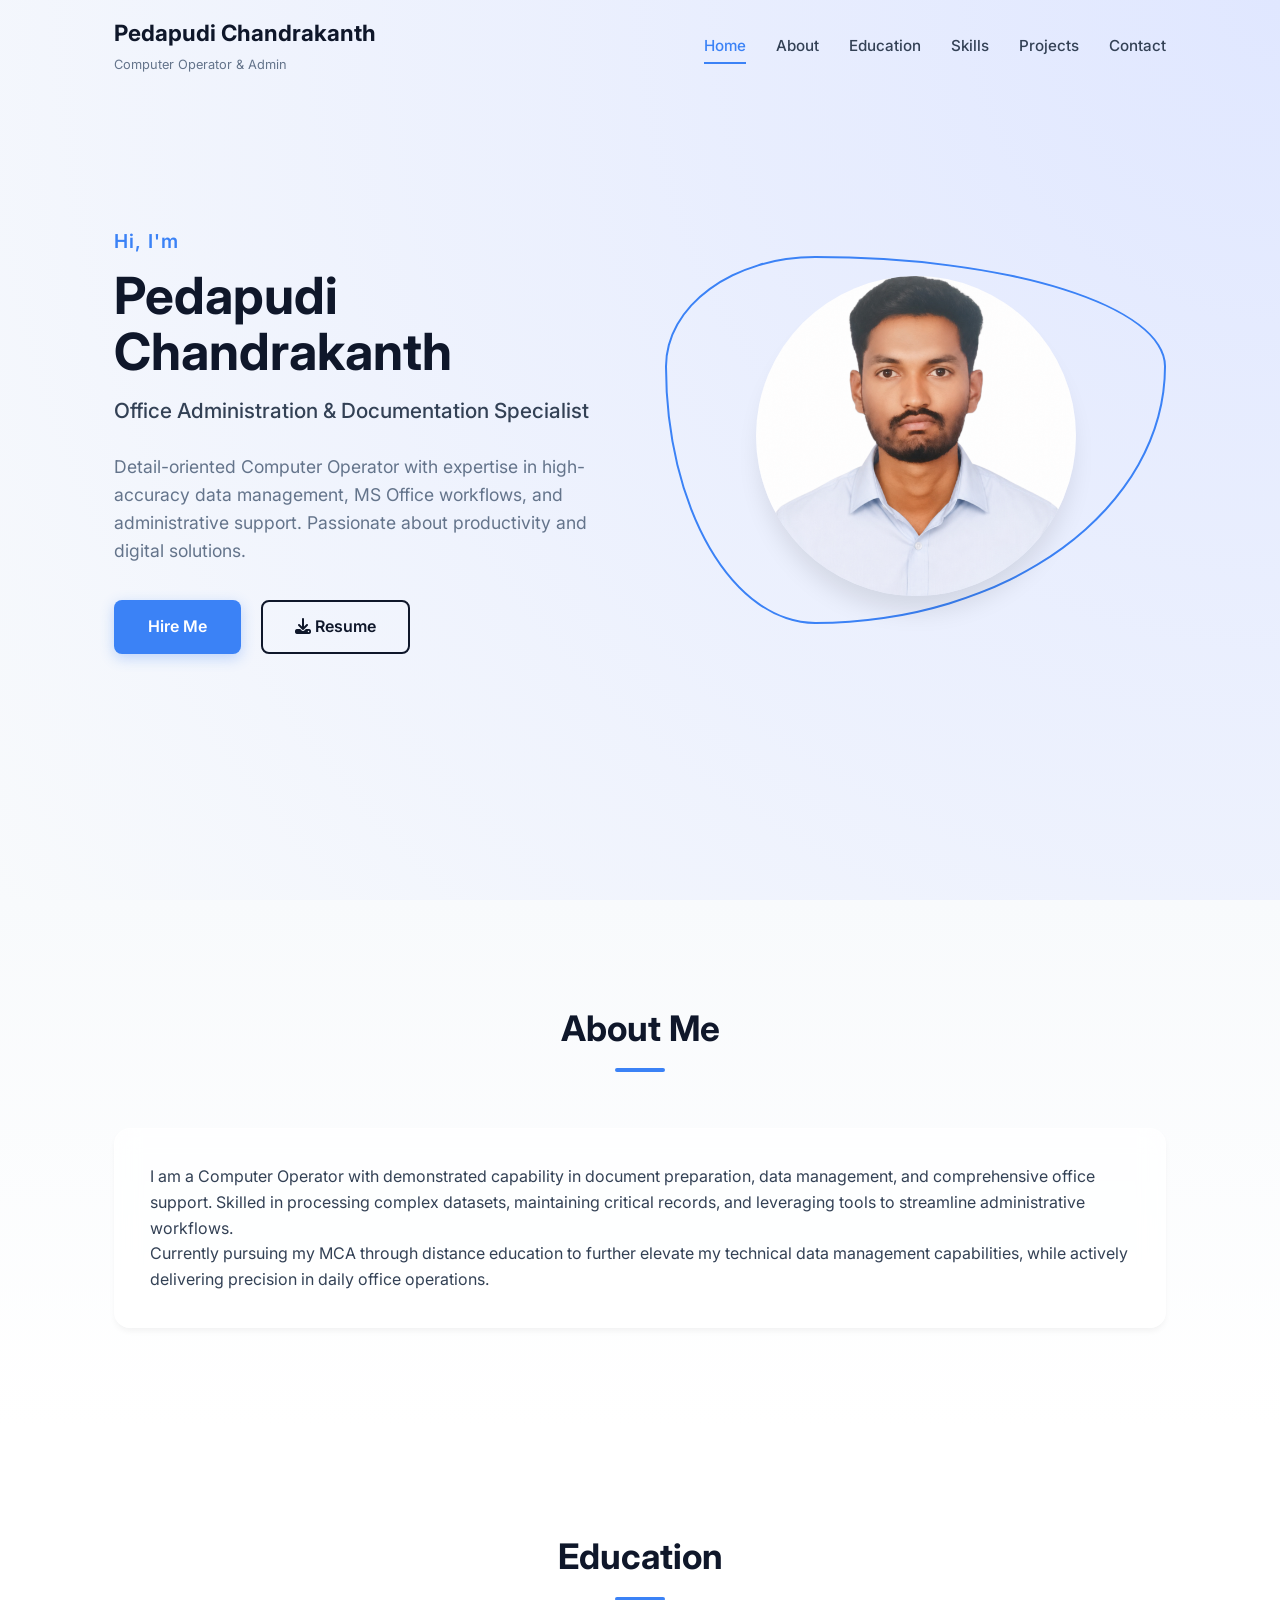
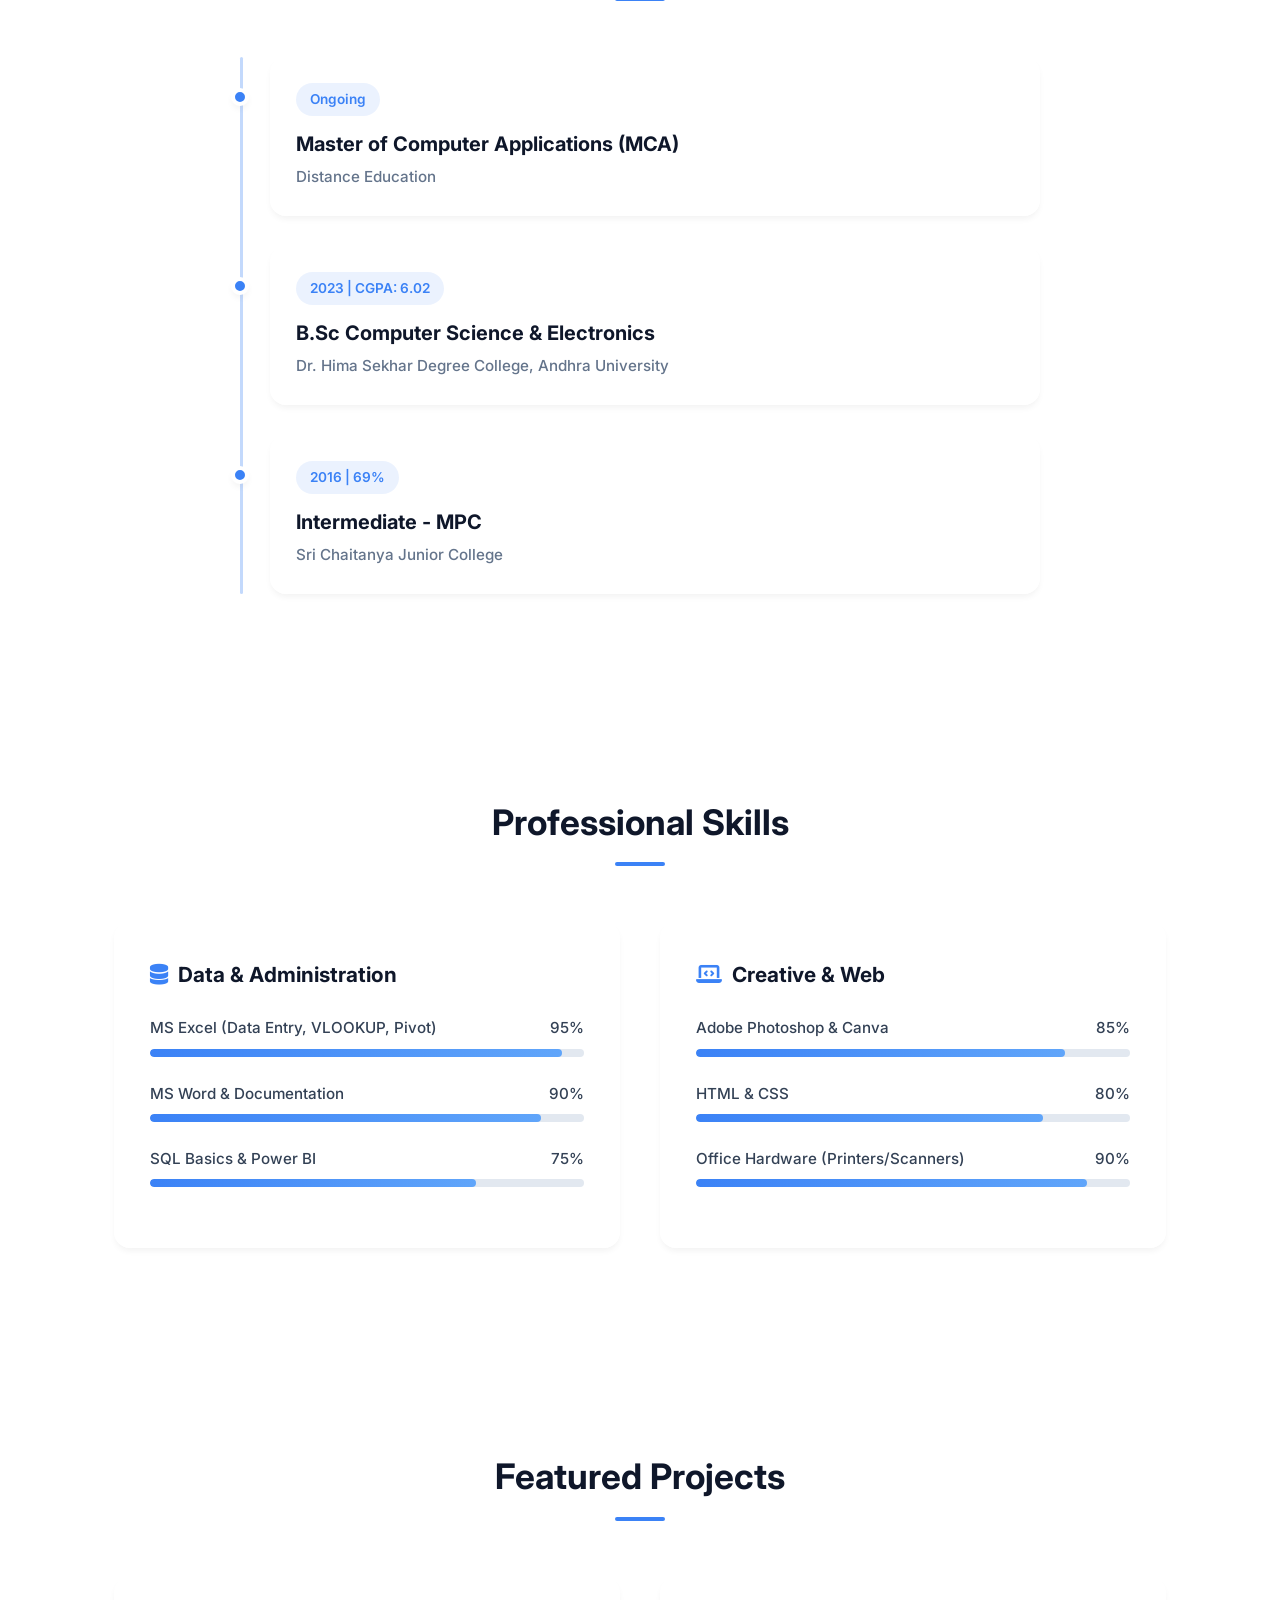
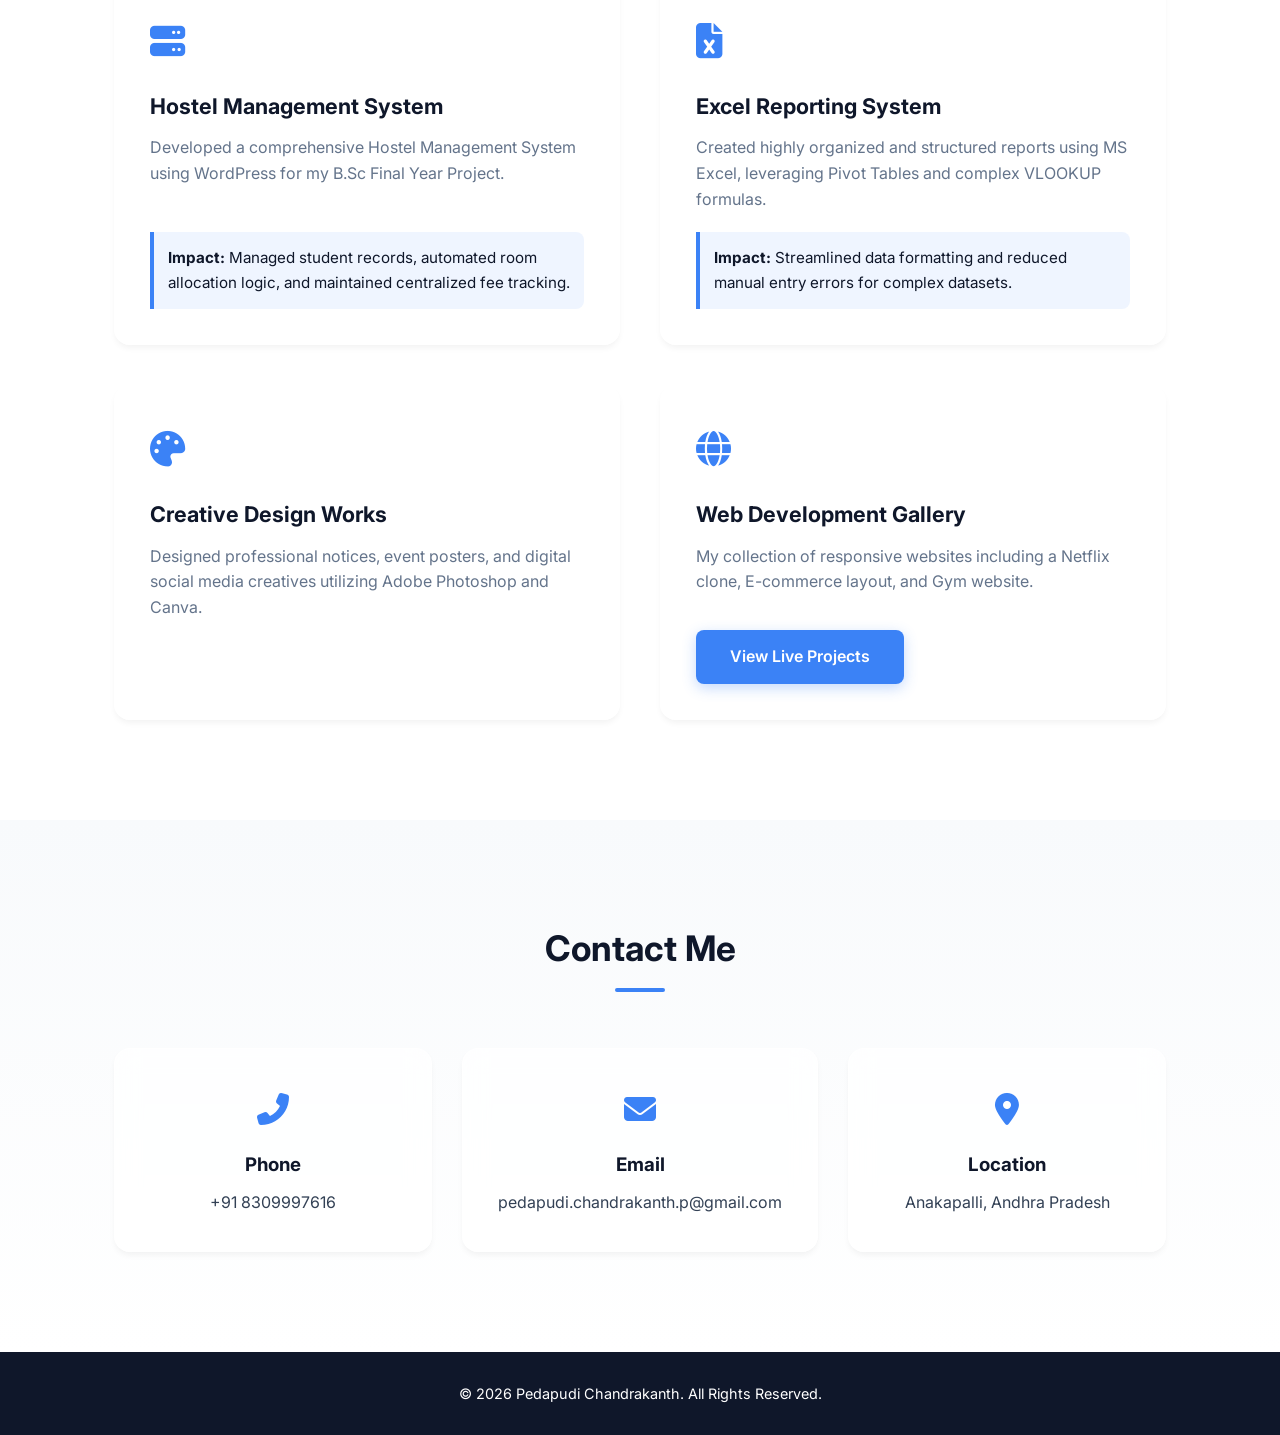
<file: index.html>
<!DOCTYPE html>
<html lang="en">
<head>
    <meta charset="UTF-8">
    <meta name="viewport" content="width=device-width, initial-scale=1.0">
    <title>Pedapudi Chandrakanth | Portfolio</title>
    <link rel="stylesheet" href="style.css">
    <link rel="stylesheet" href="https://cdnjs.cloudflare.com/ajax/libs/font-awesome/6.4.0/css/all.min.css">
    <link href="https://fonts.googleapis.com/css2?family=Inter:wght@300;400;500;600;700&display=swap" rel="stylesheet">
</head>
<body>

    <header id="header">
        <div class="nav-container">
            <div class="logo">
                <h1>Pedapudi Chandrakanth</h1>
                <span class="logo-subtitle">Computer Operator & Admin</span>
            </div>
            
            <div class="hamburger">
                <i class="fas fa-bars"></i>
            </div>

            <nav class="nav-links">
                <a href="#home" class="active">Home</a>
                <a href="#about">About</a>
                <a href="#education">Education</a>
                <a href="#skills">Skills</a>
                <a href="#projects">Projects</a>
                <a href="#contact">Contact</a>
            </nav>
        </div>
    </header>

    <section id="home" class="hero">
        <div class="container hero-grid">
            <div class="hero-text-content section-animate">
                <h2 class="hero-greeting">Hi, I'm</h2>
                <h1 class="hero-title">Pedapudi Chandrakanth</h1>
                <h3 class="hero-subtitle">Office Administration & Documentation Specialist</h3>
                <p class="hero-description">
                    Detail-oriented Computer Operator with expertise in high-accuracy data management, MS Office workflows, and administrative support. Passionate about productivity and digital solutions.
                </p>
                <div class="hero-buttons">
                    <a href="#contact" class="btn btn-primary">Hire Me</a>
                    <a href="resume.pdf" class="btn btn-secondary" download><i class="fas fa-download"></i> Resume</a>
                </div>
            </div>
            <div class="hero-image-content section-animate">
                <div class="image-wrapper">
                    <img src="images/profile.jpg" alt="Pedapudi Chandrakanth" class="profile-img">
                </div>
            </div>
        </div>
    </section>

    <section id="about" class="about bg-light">
        <div class="container section-animate">
            <h2 class="section-title">About Me</h2>
            <div class="about-content card glass-card">
                <p>
                    I am a Computer Operator with demonstrated capability in document preparation, data management, and comprehensive office support. Skilled in processing complex datasets, maintaining critical records, and leveraging tools to streamline administrative workflows.
                </p>
                <p>
                    Currently pursuing my MCA through distance education to further elevate my technical data management capabilities, while actively delivering precision in daily office operations.
                </p>
            </div>
        </div>
    </section>
    <!-- Education Section -->
    <section id="education" class="education">
        <div class="container">
            <h2 class="section-title">Education</h2>
            <div class="timeline">
                
                <!-- MCA -->
                <div class="timeline-item card glass-card section-animate">
                    <div class="timeline-dot"></div>
                    <span class="timeline-date">Ongoing</span>
                    <h3>Master of Computer Applications (MCA)</h3>
                    <p class="timeline-institution">Distance Education</p>
                </div>

                <!-- B.Sc -->
                <div class="timeline-item card glass-card section-animate">
                    <div class="timeline-dot"></div>
                    <span class="timeline-date">2023 | CGPA: 6.02</span>
                    <h3>B.Sc Computer Science & Electronics</h3>
                    <p class="timeline-institution">Dr. Hima Sekhar Degree College, Andhra University</p>
                </div>

                <!-- Intermediate -->
                <div class="timeline-item card glass-card section-animate">
                    <div class="timeline-dot"></div>
                    <span class="timeline-date">2016 | 69%</span>
                    <h3>Intermediate - MPC</h3>
                    <p class="timeline-institution">Sri Chaitanya Junior College</p>
                </div>

            </div>
        </div>
    </section>

    <section id="skills" class="skills">
        <div class="container">
            <h2 class="section-title">Professional Skills</h2>
            <div class="grid-2">
                <div class="skill-category card glass-card section-animate">
                    <h3 class="category-title"><i class="fas fa-database"></i> Data & Administration</h3>
                    
                    <div class="skill-item">
                        <div class="skill-info">
                            <span>MS Excel (Data Entry, VLOOKUP, Pivot)</span>
                            <span>95%</span>
                        </div>
                        <div class="progress-bar"><div class="progress" data-width="95%"></div></div>
                    </div>

                    <div class="skill-item">
                        <div class="skill-info">
                            <span>MS Word & Documentation</span>
                            <span>90%</span>
                        </div>
                        <div class="progress-bar"><div class="progress" data-width="90%"></div></div>
                    </div>

                    <div class="skill-item">
                        <div class="skill-info">
                            <span>SQL Basics & Power BI</span>
                            <span>75%</span>
                        </div>
                        <div class="progress-bar"><div class="progress" data-width="75%"></div></div>
                    </div>
                </div>

                <div class="skill-category card glass-card section-animate">
                    <h3 class="category-title"><i class="fas fa-laptop-code"></i> Creative & Web</h3>
                    
                    <div class="skill-item">
                        <div class="skill-info">
                            <span>Adobe Photoshop & Canva</span>
                            <span>85%</span>
                        </div>
                        <div class="progress-bar"><div class="progress" data-width="85%"></div></div>
                    </div>

                    <div class="skill-item">
                        <div class="skill-info">
                            <span>HTML & CSS</span>
                            <span>80%</span>
                        </div>
                        <div class="progress-bar"><div class="progress" data-width="80%"></div></div>
                    </div>

                    <div class="skill-item">
                        <div class="skill-info">
                            <span>Office Hardware (Printers/Scanners)</span>
                            <span>90%</span>
                        </div>
                        <div class="progress-bar"><div class="progress" data-width="90%"></div></div>
                    </div>
                </div>
            </div>
        </div>
    </section>
    <section id="projects" class="projects">
        <div class="container">
            <h2 class="section-title">Featured Projects</h2>
            <div class="grid-2">
                <div class="project-card card glass-card section-animate">
                    <div class="project-icon"><i class="fas fa-server"></i></div>
                    <h3>Hostel Management System</h3>
                    <p>Developed a comprehensive Hostel Management System using WordPress for my B.Sc Final Year Project.</p>
                    <div class="project-impact">
                        <strong>Impact:</strong> Managed student records, automated room allocation logic, and maintained centralized fee tracking.
                    </div>
                </div>

                <div class="project-card card glass-card section-animate">
                    <div class="project-icon"><i class="fas fa-file-excel"></i></div>
                    <h3>Excel Reporting System</h3>
                    <p>Created highly organized and structured reports using MS Excel, leveraging Pivot Tables and complex VLOOKUP formulas.</p>
                    <div class="project-impact">
                        <strong>Impact:</strong> Streamlined data formatting and reduced manual entry errors for complex datasets.
                    </div>
                </div>

                <div class="project-card card glass-card section-animate">
                    <div class="project-icon"><i class="fas fa-palette"></i></div>
                    <h3>Creative Design Works</h3>
                    <p>Designed professional notices, event posters, and digital social media creatives utilizing Adobe Photoshop and Canva.</p>
                </div>

                <div class="project-card card glass-card section-animate">
                   <div class="project-icon"><i class="fas fa-globe"></i></div>
                   <h3>Web Development Gallery</h3>
                    <p>My collection of responsive websites including a Netflix clone, E-commerce layout, and Gym website.</p>
                    <a href="projects.html" target="_blank" class="btn btn-primary" style="margin-top: 15px; width: fit-content;">View Live Projects</a>
                 </div>
            </div>
        </div>
    </section>

    <section id="contact" class="contact bg-light">
        <div class="container section-animate">
            <h2 class="section-title">Contact Me</h2>
            <div class="contact-grid">
                <div class="contact-item card glass-card">
                    <div class="icon"><i class="fas fa-phone-alt"></i></div>
                    <h3>Phone</h3>
                    <p><a href="tel:+918309997616">+91 8309997616</a></p>
                </div>

                <div class="contact-item card glass-card">
                    <div class="icon"><i class="fas fa-envelope"></i></div>
                    <h3>Email</h3>
                    <p>
                        <a href="mailto:pedapudi.chandrakanth.p@gmail.com" class="email-link">
                            pedapudi.chandrakanth.p<br class="mobile-break">@gmail.com
                        </a>
                    </p>
                </div>

                <div class="contact-item card glass-card">
                    <div class="icon"><i class="fas fa-map-marker-alt"></i></div>
                    <h3>Location</h3>
                    <p>Anakapalli, Andhra Pradesh</p>
                </div>
            </div>
        </div>
    </section>

    <footer>
        <div class="container">
            <p>&copy; 2026 Pedapudi Chandrakanth. All Rights Reserved.</p>
        </div>
    </footer>

    <button id="scrollTopBtn" title="Go to top"><i class="fas fa-arrow-up"></i></button>

    <script src="script.js"></script>
</body>
</html>
</file>
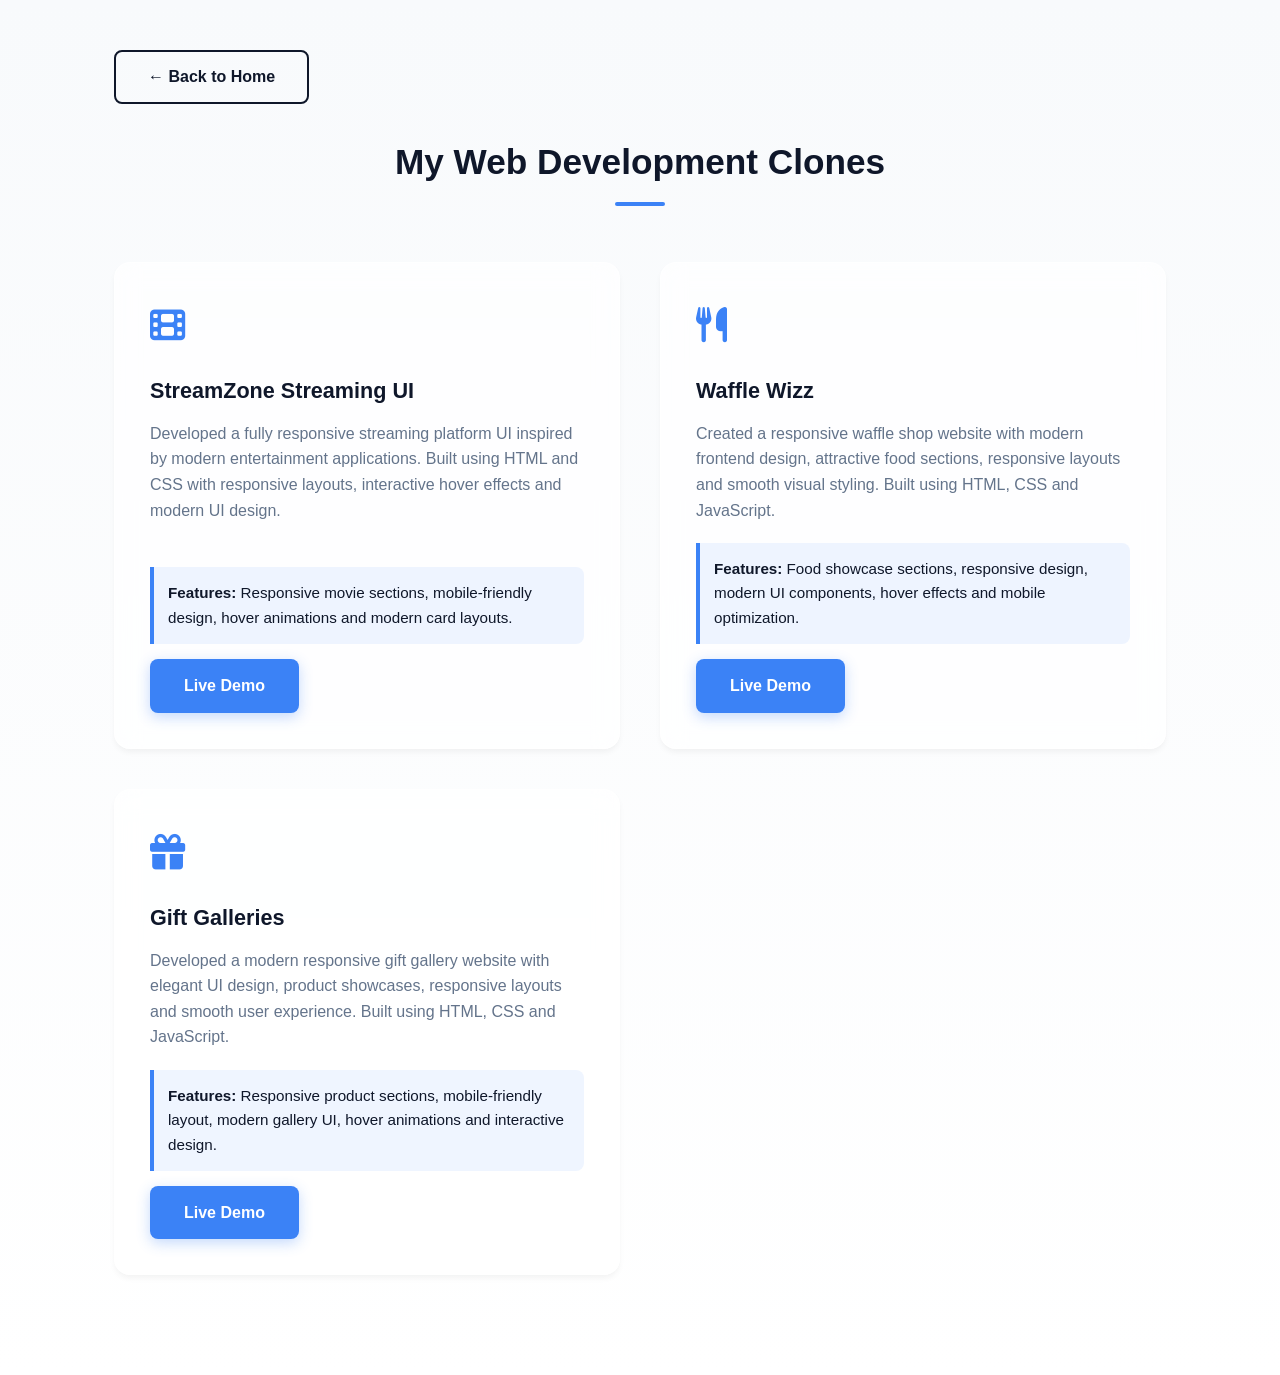
<file: projects.html>
<!DOCTYPE html>
<html lang="en">
<head>
    <meta charset="UTF-8">
    <meta name="viewport" content="width=device-width, initial-scale=1.0">
    <title>Web Projects | Pedapudi Chandrakanth</title>
    <link rel="stylesheet" href="style.css">
    <link rel="stylesheet" href="https://cdnjs.cloudflare.com/ajax/libs/font-awesome/6.4.0/css/all.min.css">
</head>
<body class="bg-light">

    <section class="projects" style="padding-top: 50px;">
        <div class="container">
            <a href="index.html" class="btn btn-secondary" style="margin-bottom: 30px;">&larr; Back to Home</a>
            <h2 class="section-title">My Web Development Clones</h2>
            
            <div class="grid-2">
                
              <!-- StreamZone Streaming UI -->
<div class="project-card card glass-card">

    <div class="project-icon">
        <i class="fas fa-film"></i>
    </div>

    <h3>
        StreamZone Streaming UI
    </h3>

    <p>

        Developed a fully responsive streaming platform UI
        inspired by modern entertainment applications.

        Built using HTML and CSS with responsive layouts,
        interactive hover effects and modern UI design.

    </p>

    <div class="project-impact">

        <strong>Features:</strong>

        Responsive movie sections,
        mobile-friendly design,
        hover animations and modern card layouts.

    </div>

    <a href="https://sensational-praline-05187e.netlify.app/"
       target="_blank"
       class="btn btn-primary"
       style="margin-top: 15px; width: fit-content;">

       Live Demo

    </a>

</div>

              <!-- Waffle Wizz -->
<div class="project-card card glass-card">

    <div class="project-icon">
        <i class="fas fa-utensils"></i>
    </div>

    <h3>
        Waffle Wizz
    </h3>

    <p>

        Created a responsive waffle shop website with
        modern frontend design, attractive food sections,
        responsive layouts and smooth visual styling.

        Built using HTML, CSS and JavaScript.

    </p>

    <div class="project-impact">

        <strong>Features:</strong>

        Food showcase sections,
        responsive design,
        modern UI components,
        hover effects and mobile optimization.

    </div>

    <a href="https://waffleeizz.netlify.app/"
       target="_blank"
       class="btn btn-primary"
       style="margin-top: 15px; width: fit-content;">

       Live Demo

    </a>

</div>

                <!-- Gift Galleries -->
<div class="project-card card glass-card">

    <div class="project-icon">
        <i class="fas fa-gift"></i>
    </div>

    <h3>
        Gift Galleries
    </h3>

    <p>

        Developed a modern responsive gift gallery website
        with elegant UI design, product showcases,
        responsive layouts and smooth user experience.

        Built using HTML, CSS and JavaScript.

    </p>

    <div class="project-impact">

        <strong>Features:</strong>

        Responsive product sections,
        mobile-friendly layout,
        modern gallery UI,
        hover animations and interactive design.

    </div>

    <a href="https://giftgalleries.netlify.app/"
       target="_blank"
       class="btn btn-primary"
       style="margin-top: 15px; width: fit-content;">

       Live Demo

    </a>

</div>
</file>
<file: style.css>
/* =========================================================
   VARIABLES & GLOBAL RESET
========================================================= */

:root {

    --primary-color: #0f172a;

    --secondary-color: #3b82f6;

    --accent-color: #2563eb;

    --text-main: #334155;

    --text-light: #64748b;

    --bg-white: #ffffff;

    --bg-light: #f8fafc;

    --glass-bg: rgba(255, 255, 255, 0.7);

    --glass-border: rgba(255, 255, 255, 0.5);

    --transition: all 0.4s cubic-bezier(0.4, 0, 0.2, 1);

    --shadow-sm: 0 4px 6px -1px rgba(0, 0, 0, 0.05);

    --shadow-hover: 0 20px 25px -5px rgba(0, 0, 0, 0.1);

}



/* =========================================================
   GLOBAL RESET
========================================================= */

* {

    margin: 0;

    padding: 0;

    box-sizing: border-box;

    font-family: 'Inter', sans-serif;

    scroll-behavior: smooth;

}



body {

    color: var(--text-main);

    line-height: 1.6;

    background-color: var(--bg-white);

    overflow-x: hidden;

}



a {

    text-decoration: none;

    color: inherit;

    transition: var(--transition);

}



ul {

    list-style: none;

}



.container {

    max-width: 1100px;

    margin: 0 auto;

    padding: 0 24px;

}



section {

    padding: 100px 0;

}



.bg-light {

    background: linear-gradient(180deg, var(--bg-light) 0%, #ffffff 100%);

}



/* =========================================================
   SECTION TITLES
========================================================= */

.section-title {

    text-align: center;

    font-size: 2.2rem;

    color: var(--primary-color);

    margin-bottom: 3.5rem;

    position: relative;

}



.section-title::after {

    content: '';

    display: block;

    width: 50px;

    height: 4px;

    background: var(--secondary-color);

    margin: 12px auto 0;

    border-radius: 2px;

}



/* =========================================================
   BUTTONS
========================================================= */

.btn {

    display: inline-block;

    padding: 12px 32px;

    border-radius: 8px;

    font-weight: 600;

    cursor: pointer;

    transition: var(--transition);

    border: 2px solid transparent;

    text-align: center;

    font-size: 1rem;

}



.btn-primary {

    background: var(--secondary-color);

    color: white;

    box-shadow: 0 4px 14px rgba(59, 130, 246, 0.3);

}



.btn-primary:hover {

    background: var(--accent-color);

    transform: translateY(-3px);

    box-shadow: 0 6px 20px rgba(59, 130, 246, 0.4);

}



.btn-secondary {

    background: transparent;

    color: var(--primary-color);

    border-color: var(--primary-color);

}



.btn-secondary:hover {

    background: var(--primary-color);

    color: white;

    transform: translateY(-3px);

}



/* =========================================================
   CARDS
========================================================= */

.card {

    background: var(--bg-white);

    padding: 35px;

    border-radius: 16px;

    transition: var(--transition);

}



.glass-card {

    background: var(--glass-bg);

    backdrop-filter: blur(12px);

    -webkit-backdrop-filter: blur(12px);

    border: 1px solid var(--glass-border);

    box-shadow: var(--shadow-sm);

}



.glass-card:hover {

    box-shadow: var(--shadow-hover);

    transform: translateY(-5px);

    border-color: rgba(59, 130, 246, 0.2);

}



.grid-2 {

    display: grid;

    grid-template-columns: repeat(2, 1fr);

    gap: 40px;

}



/* =========================================================
   NAVBAR
========================================================= */

header {

    position: fixed;

    top: 0;

    width: 100%;

    z-index: 1000;

    transition: var(--transition);

    background: transparent;

    padding: 15px 0;

}



header.scrolled,
header.shrink {

    background: rgba(255, 255, 255, 0.9);

    backdrop-filter: blur(10px);

    -webkit-backdrop-filter: blur(10px);

    box-shadow: var(--shadow-sm);

    padding: 8px 0;

    border-bottom: 1px solid rgba(0,0,0,0.05);

}



.nav-container {

    display: flex;

    justify-content: space-between;

    align-items: center;

    max-width: 1100px;

    margin: 0 auto;

    padding: 0 24px;

    transition: var(--transition);

}



.logo h1 {

    font-size: 1.4rem;

    color: var(--primary-color);

    transition: var(--transition);

}



.logo-subtitle {

    font-size: 0.8rem;

    color: var(--text-light);

    transition: var(--transition);

}



.nav-links {

    display: flex;

    gap: 30px;

}



.nav-links a {

    font-weight: 500;

    font-size: 0.95rem;

    color: var(--text-main);

    position: relative;

}



.nav-links a:hover,
.nav-links a.active {

    color: var(--secondary-color);

}



.nav-links a::after {

    content: '';

    position: absolute;

    bottom: -6px;

    left: 0;

    width: 0;

    height: 2px;

    background: var(--secondary-color);

    transition: width 0.3s ease;

}



.nav-links a:hover::after,
.nav-links a.active::after {

    width: 100%;

}



.hamburger {

    display: none;

    font-size: 1.5rem;

    cursor: pointer;

    color: var(--primary-color);

}



/* Shrink Header */

header.shrink .logo h1 {

    font-size: 1.2rem;

}



header.shrink .logo-subtitle {

    font-size: 0.7rem;

}



/* =========================================================
   HERO SECTION
========================================================= */

.hero {

    min-height: 100vh;

    display: flex;

    align-items: center;

    background: radial-gradient(circle at top right, #e0e7ff 0%, #f8fafc 100%);

    padding-top: 80px;

}



.hero-grid {

    display: grid;

    grid-template-columns: 1fr 1fr;

    gap: 50px;

    align-items: center;

}



.hero-greeting {

    color: var(--secondary-color);

    font-size: 1.2rem;

    font-weight: 600;

    margin-bottom: 10px;

    letter-spacing: 1px;

}



.hero-title {

    font-size: 3.2rem;

    color: var(--primary-color);

    line-height: 1.1;

    margin-bottom: 15px;

    font-weight: 700;

}



.hero-subtitle {

    font-size: 1.3rem;

    color: var(--text-main);

    font-weight: 500;

    margin-bottom: 25px;

}



.hero-description {

    color: var(--text-light);

    font-size: 1.1rem;

    margin-bottom: 35px;

    max-width: 480px;

}



.hero-buttons {

    display: flex;

    gap: 20px;

}



.image-wrapper {

    position: relative;

    padding: 20px;

    text-align: center;

}



.image-wrapper::before {

    content: '';

    position: absolute;

    top: 0;

    right: 0;

    bottom: 0;

    left: 0;

    border: 2px solid var(--secondary-color);

    border-radius: 30% 70% 70% 30% / 30% 30% 70% 70%;

    animation: morph 8s ease-in-out infinite;

    z-index: 0;

}



.profile-img {

    width: 320px;

    height: 320px;

    border-radius: 50%;

    object-fit: cover;

    position: relative;

    z-index: 1;

    box-shadow: var(--shadow-hover);

}



@keyframes morph {

    0% {

        border-radius: 30% 70% 70% 30% / 30% 30% 70% 70%;

    }

    50% {

        border-radius: 70% 30% 30% 70% / 70% 70% 30% 30%;

    }

    100% {

        border-radius: 30% 70% 70% 30% / 30% 30% 70% 70%;

    }

}



/* =========================================================
   SKILLS
========================================================= */

.category-title {

    color: var(--primary-color);

    margin-bottom: 25px;

    font-size: 1.3rem;

    display: flex;

    align-items: center;

    gap: 10px;

}



.category-title i {

    color: var(--secondary-color);

}



.skill-item {

    margin-bottom: 25px;

}



.skill-info {

    display: flex;

    justify-content: space-between;

    margin-bottom: 8px;

    font-weight: 500;

    font-size: 0.95rem;

}



.progress-bar {

    width: 100%;

    height: 8px;

    background: #e2e8f0;

    border-radius: 10px;

    overflow: hidden;

}



.progress {

    height: 100%;

    background: linear-gradient(90deg, var(--secondary-color), #60a5fa);

    border-radius: 10px;

    width: 0;

    transition: width 1.5s ease-in-out;

}



/* =========================================================
   PROJECTS
========================================================= */

.project-card {

    display: flex;

    flex-direction: column;

    height: 100%;

}



.project-icon {

    font-size: 2.2rem;

    color: var(--secondary-color);

    margin-bottom: 20px;

}



.project-card h3 {

    color: var(--primary-color);

    font-size: 1.35rem;

    margin-bottom: 12px;

}



.project-card p {

    color: var(--text-light);

    margin-bottom: 20px;

    flex-grow: 1;

}



.project-impact {

    background: rgba(59, 130, 246, 0.08);

    border-left: 4px solid var(--secondary-color);

    padding: 14px;

    border-radius: 0 8px 8px 0;

    font-size: 0.95rem;

    color: var(--primary-color);

}



/* =========================================================
   EDUCATION TIMELINE
========================================================= */

.timeline {

    position: relative;

    max-width: 800px;

    margin: 0 auto;

    padding-left: 30px;

}



.timeline::before {

    content: '';

    position: absolute;

    left: 0;

    top: 0;

    width: 3px;

    height: 100%;

    background: var(--secondary-color);

    border-radius: 3px;

    opacity: 0.3;

}



.timeline-item {

    position: relative;

    margin-bottom: 30px;

    padding: 25px;

}



.timeline-item:last-child {

    margin-bottom: 0;

}



.timeline-dot {

    position: absolute;

    left: -40px;

    top: 30px;

    width: 18px;

    height: 18px;

    background: var(--secondary-color);

    border-radius: 50%;

    border: 4px solid var(--bg-white);

    box-shadow: var(--shadow-sm);

}



.timeline-date {

    display: inline-block;

    background: rgba(59, 130, 246, 0.1);

    color: var(--secondary-color);

    padding: 6px 14px;

    border-radius: 20px;

    font-size: 0.85rem;

    font-weight: 600;

    margin-bottom: 12px;

}



.timeline-item h3 {

    color: var(--primary-color);

    font-size: 1.25rem;

    margin-bottom: 5px;

}



.timeline-institution {

    color: var(--text-light);

    font-weight: 500;

    font-size: 0.95rem;

}



/* =========================================================
   CONTACT
========================================================= */

.contact-grid {

    display: grid;

    grid-template-columns: repeat(3, 1fr);

    gap: 30px;

}



.contact-item {

    text-align: center;

}



.contact-item .icon {

    font-size: 2rem;

    color: var(--secondary-color);

    margin-bottom: 15px;

}



.contact-item h3 {

    margin-bottom: 10px;

    color: var(--primary-color);

}



.mobile-break {

    display: none;

}



.email-link {

    display: inline-block;

    line-height: 1.5;

}



/* =========================================================
   FOOTER
========================================================= */

footer {

    background: var(--primary-color);

    color: white;

    text-align: center;

    padding: 30px 0;

    font-size: 0.9rem;

}



/* =========================================================
   SCROLL TOP BUTTON
========================================================= */

#scrollTopBtn {

    position: fixed;

    bottom: 30px;

    right: 30px;

    background: var(--secondary-color);

    color: white;

    width: 45px;

    height: 45px;

    border-radius: 50%;

    border: none;

    font-size: 1.2rem;

    cursor: pointer;

    box-shadow: var(--shadow-sm);

    opacity: 0;

    visibility: hidden;

    transition: var(--transition);

    z-index: 999;

}



#scrollTopBtn.visible {

    opacity: 1;

    visibility: visible;

}



#scrollTopBtn:hover {

    transform: translateY(-5px);

    box-shadow: var(--shadow-hover);

}



/* =========================================================
   ANIMATIONS
========================================================= */

.section-animate {

    opacity: 0;

    transform: translateY(40px);

    transition: opacity 0.8s ease, transform 0.8s ease;

}



.section-animate.in-view {

    opacity: 1;

    transform: translateY(0);

}



/* =========================================================
   RESPONSIVE TABLET
========================================================= */

@media (max-width: 992px) {

    .hero-title {

        font-size: 2.6rem;

    }

    .profile-img {

        width: 280px;

        height: 280px;

    }

    .grid-2 {

        grid-template-columns: 1fr;

        gap: 30px;

    }

}



/* =========================================================
   MOBILE RESPONSIVE
========================================================= */

@media (max-width: 768px) {

    /* MOBILE NAVBAR */

    .hamburger {

        display: block;

    }

    .nav-links {

        position: absolute;

        top: 100%;

        left: 0;

        width: 100%;

        background: var(--bg-white);

        flex-direction: column;

        align-items: center;

        text-align: center;

        padding: 0;

        max-height: 0;

        overflow: hidden;

        overflow-y: auto;

        transition: max-height 0.4s ease-in-out;

        z-index: 999;

    }

    .nav-links.active {

        max-height: 100vh;

        padding: 20px 0;

        overflow-y: auto;

    }

    .nav-links a {

        display: block;

        padding: 12px 0;

        font-size: 1.1rem;

    }

    /* MOBILE MENU SCROLLBAR */

    .nav-links::-webkit-scrollbar {

        width: 4px;

    }

    .nav-links::-webkit-scrollbar-thumb {

        background: var(--secondary-color);

        border-radius: 10px;

    }

    /* HERO */

    .hero {

        padding-top: 100px;

        text-align: center;

    }

    .hero-grid {

        grid-template-columns: 1fr;

        gap: 40px;

    }

    .hero-text-content {

        order: 2;

    }

    .hero-image-content {

        order: 1;

    }

    .hero-description {

        margin: 0 auto 30px;

    }

    .hero-buttons {

        justify-content: center;

        flex-wrap: wrap;

    }

    .hero-title {

        font-size: 2.5rem;

    }

    .hero-subtitle {

        font-size: 1.1rem;

    }

    .profile-img {

        width: 240px;

        height: 240px;

    }

    /* CONTACT */

    .contact-grid {

        grid-template-columns: 1fr;

    }

    .mobile-break {

        display: block;

    }

    .email-link {

        font-size: 0.9rem;

    }

    /* TIMELINE */

    .timeline {

        padding-left: 20px;

    }

    .timeline::before {

        left: 0;

    }

    .timeline-dot {

        left: -28px;

        width: 14px;

        height: 14px;

        top: 32px;

    }

    .timeline-item {

        padding: 20px;

    }

}



/* =========================================================
   SMALL MOBILE
========================================================= */

@media (max-width: 480px) {

    .container {

        padding: 0 18px;

    }

    .hero-title {

        font-size: 2rem;

    }

    .hero-subtitle {

        font-size: 1rem;

    }

    .hero-description {

        font-size: 0.95rem;

    }

    .btn {

        width: 100%;

    }

    .hero-buttons {

        flex-direction: column;

    }

    .profile-img {

        width: 210px;

        height: 210px;

    }

    .section-title {

        font-size: 1.8rem;

    }

}
</file>
